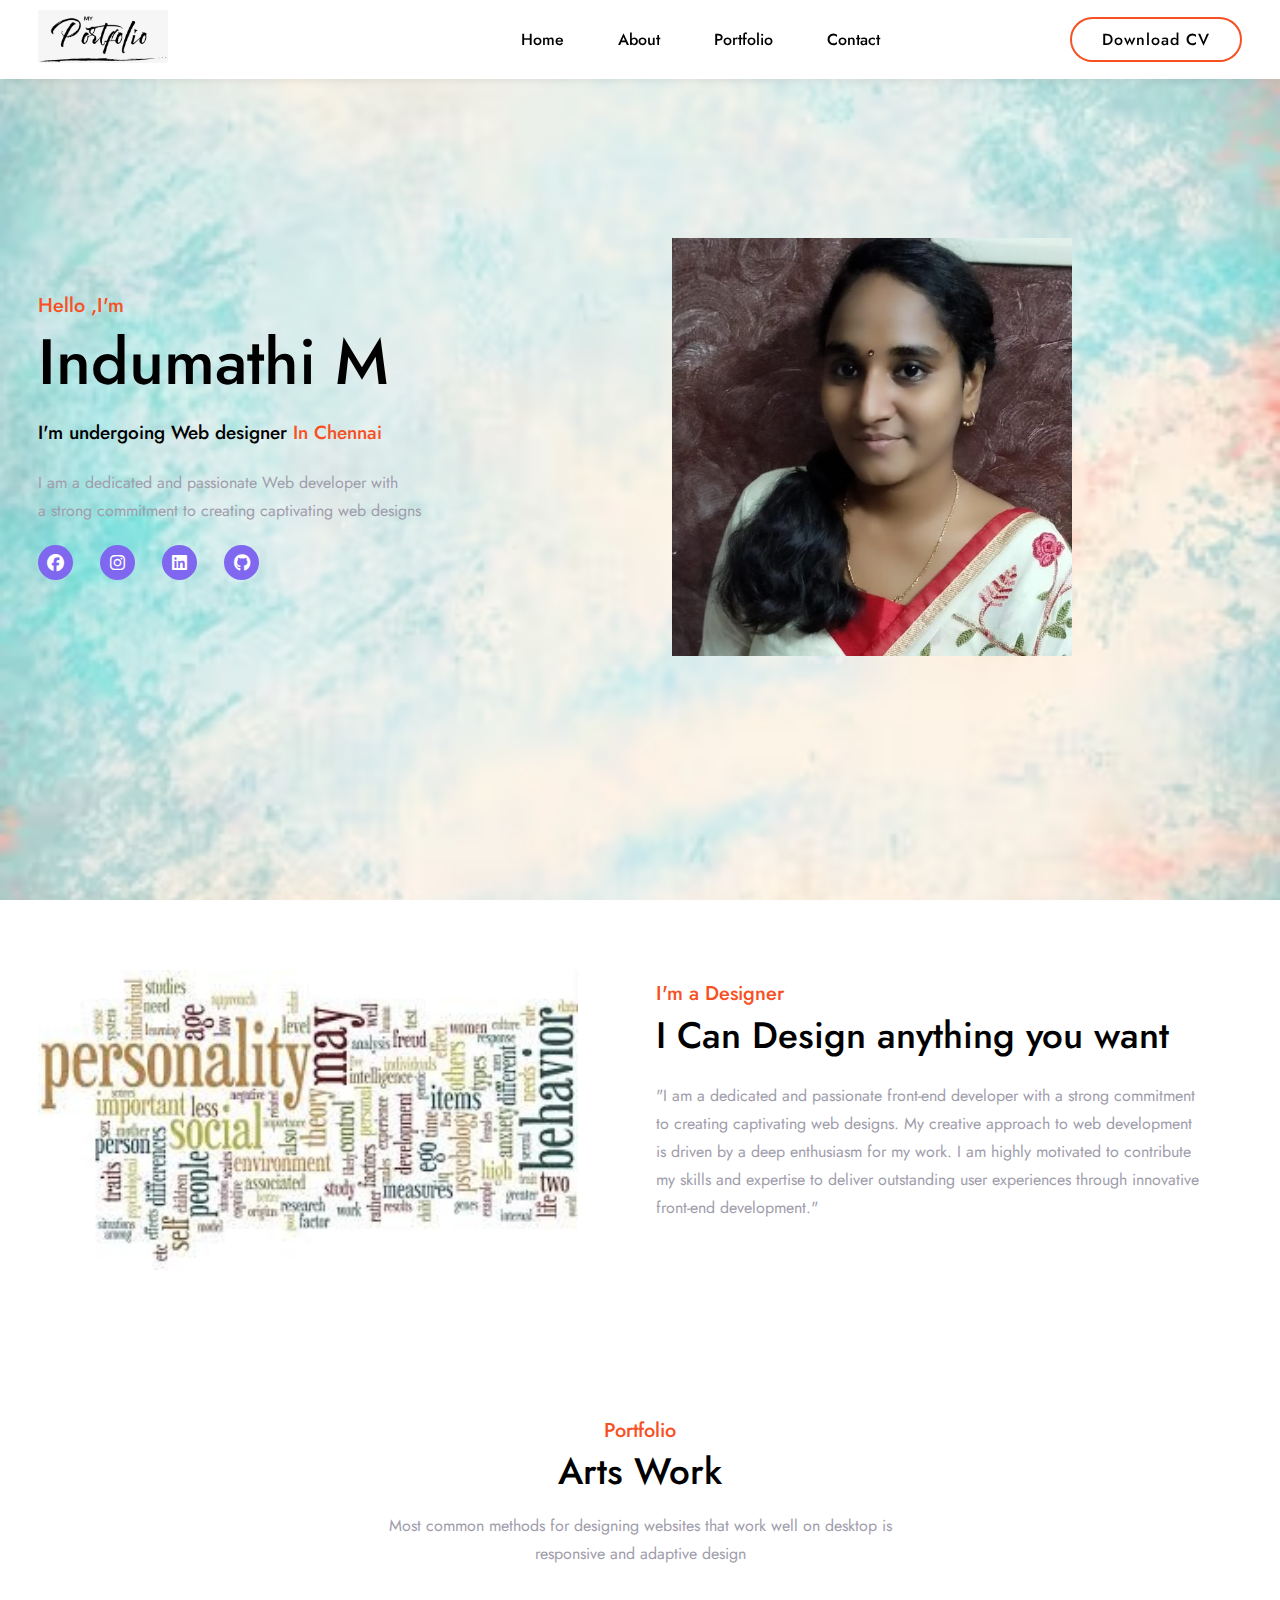
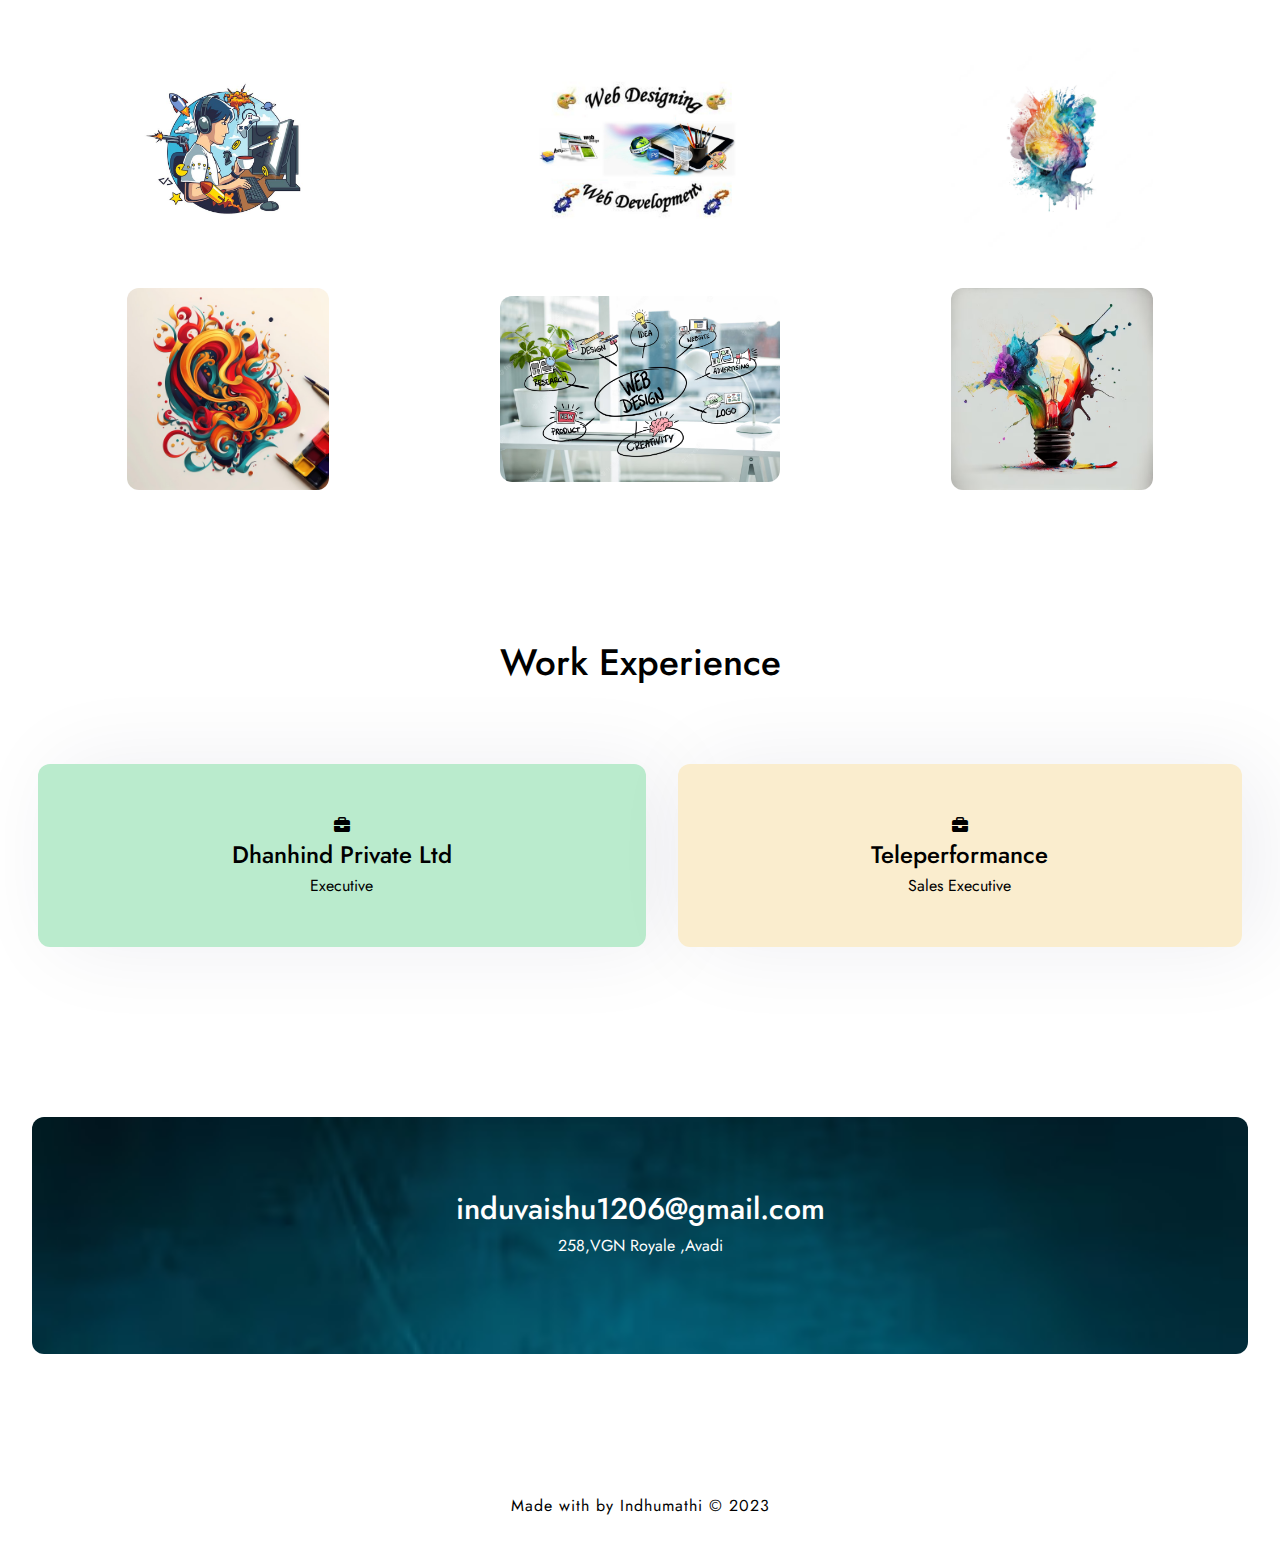
<file: My Portfolio/index.html>
<!DOCTYPE html>
<html lang="en">
<head>
    <meta charset="UTF-8">
    <meta name="viewport" content="width=device-width, initial-scale=1.0">
    <title>My Portfolio</title>
    <link rel="stylesheet" href="style.css">
    <link rel="stylesheet" href="https://cdnjs.cloudflare.com/ajax/libs/font-awesome/6.4.2/css/all.min.css"> 
    <link rel="icon" href="portfolio.jpg">
    <link rel="preconnect" href="https://fonts.googleapis.com">
    <link rel="preconnect" href="https://fonts.gstatic.com" crossorigin>
    <link href="https://fonts.googleapis.com/css2?family=Jost:ital,wght@0,100;0,200;0,400;0,500;0,700;1,700&family=Rubik:wght@300;400;500;600&display=swap" rel="stylesheet">
    <!-- <script src="https://ajax.googleapis.com/ajax/libs/jquery/3.6.4/jquery.min.js"></script> -->
    

</head>
<body>
    <header class="sticky">
        <a href="#" class="logo"><img src="port1.png" alt=""></a>
         <div>
        <i class="fa-solid fa-bars" class="bx bx-menu" id="menu-icon"></i>
      </div>
      <ul class="navlist">
        <li><a href="#">Home</a></li>
        <li><a href="#">About</a></li>
        <li><a href="#">Portfolio</a></li>
        <li><a href="#">Contact</a></li>
      </ul>
      <a href="file:///C:/Users/iconn/Downloads/Indumathi_Resume-7.pdf" class="top-btn">Download CV</a>
    </header>

     <section class="home" id="home">
         <div class="home-text">
            <h3>Hello ,I'm</h3>
            <h1>Indumathi M</h1>
            <h5>I'm undergoing  Web designer <span>In Chennai</span></h5>
            <p>I am a dedicated and passionate Web developer with <br>a strong commitment to creating captivating web designs</p>
            <div class="social">
                <a href="#"><i class="fa-brands fa-facebook"></i></a>
                <a href="#"><i class="fa-brands fa-instagram"></i></a>
                <a href="https://www.linkedin.com/feed/"><i class="fa-brands fa-linkedin"></i></a>
                <a href="#"><i class="fa-brands fa-github"></i></a>
            </div>
         </div>
         <div class="home-img">
            <img src="indhu.jpeg">
         </div>
     </section>
     
    <!---About Section--!-->
     <section class="about" id="about">
        <div class="about-img">
            <img src="person.jpeg">
        </div>
        
        <div class="about-text">
            <h3>I'm a Designer</h3>
            <h2>I Can Design anything you want</h2>
            <p>"I am a dedicated and passionate front-end developer with a strong commitment to creating captivating web designs. 
                My creative approach to web development is driven by a deep enthusiasm for my work. 
                I am highly motivated to contribute my skills and expertise to deliver outstanding 
                user experiences through innovative front-end development."</p>

        </div>
     </section>

     <!---Portfolio--!-->
      <section class="portfolio" id="portfolio">
       <div class="heading">
        <h3>Portfolio</h3>
        <h2>Arts Work</h2>
        <p>Most common methods for designing websites that work well on desktop is<br>
        responsive and adaptive design</p>
       </div>
       <div class="portfolio-content">
        <div  class="col">
         <img src="art6.jpg"  width="202">
         <div class="layer">
            <h3>Web Design</h3>
            <h5>PopUp</h5>
         </div>
        </div>
        <div  class="col">
            <img src="art5.jpeg" width="202">
            <div class="layer">
               <h3>Web Design</h3>
               <h5>PopUp</h5>
            </div>
           </div>
           <div  class="col">
            <img src="art3.avif" width="202">
            <div class="layer">
               <h3>Web Design</h3>
               <h5>PopUp</h5>
            </div>
           </div>
           <div  class="col">
            <img src="art1.avif" width="202">
            <div class="layer">
               <h3>Web Design</h3>
               <h5>PopUp</h5>
            </div>
           </div>
           <div  class="col">
            <img src="art4.avif" width="280">
            <div class="layer">
               <h3>Web Design</h3>
               <h5>PopUp</h5>
            </div>
           </div>
           <div  class="col">
            <img src="art2.avif" width="202">
            <div class="layer">
               <h3>Web Design</h3>
               <h5>PopUp</h5>
            </div>
           </div>
       </div>
      </section>

      <!--Work Experience -->
      <section class="cta">
        <div class="heading">
            <h2>Work Experience </h2>
        </div>

        <div class="cta-box">
            <div class="wrap one">
                <i class="fa-solid fa-briefcase"></i>
                <h3>Dhanhind Private Ltd</h3>
                <p>Executive</p>
            </div>
            <div class="wrap two">
                <i class="fa-solid fa-briefcase"></i>
                <h3>Teleperformance</h3>
                <p>Sales Executive</p>
            </div>
        </div>
      </section>
      <section class="contact" id="contact">
        <div class="container">
            <div class="center">
                <h3>induvaishu1206@gmail.com</h3>
                <p>258,VGN Royale ,Avadi</p>
            </div>
        </div>
      
      </section>

      <div class="ends">
        <P>Made with by Indhumathi &copy 2023</P>
      </div>
    <script src="script.js"></script>
</body>
</html>
</file>
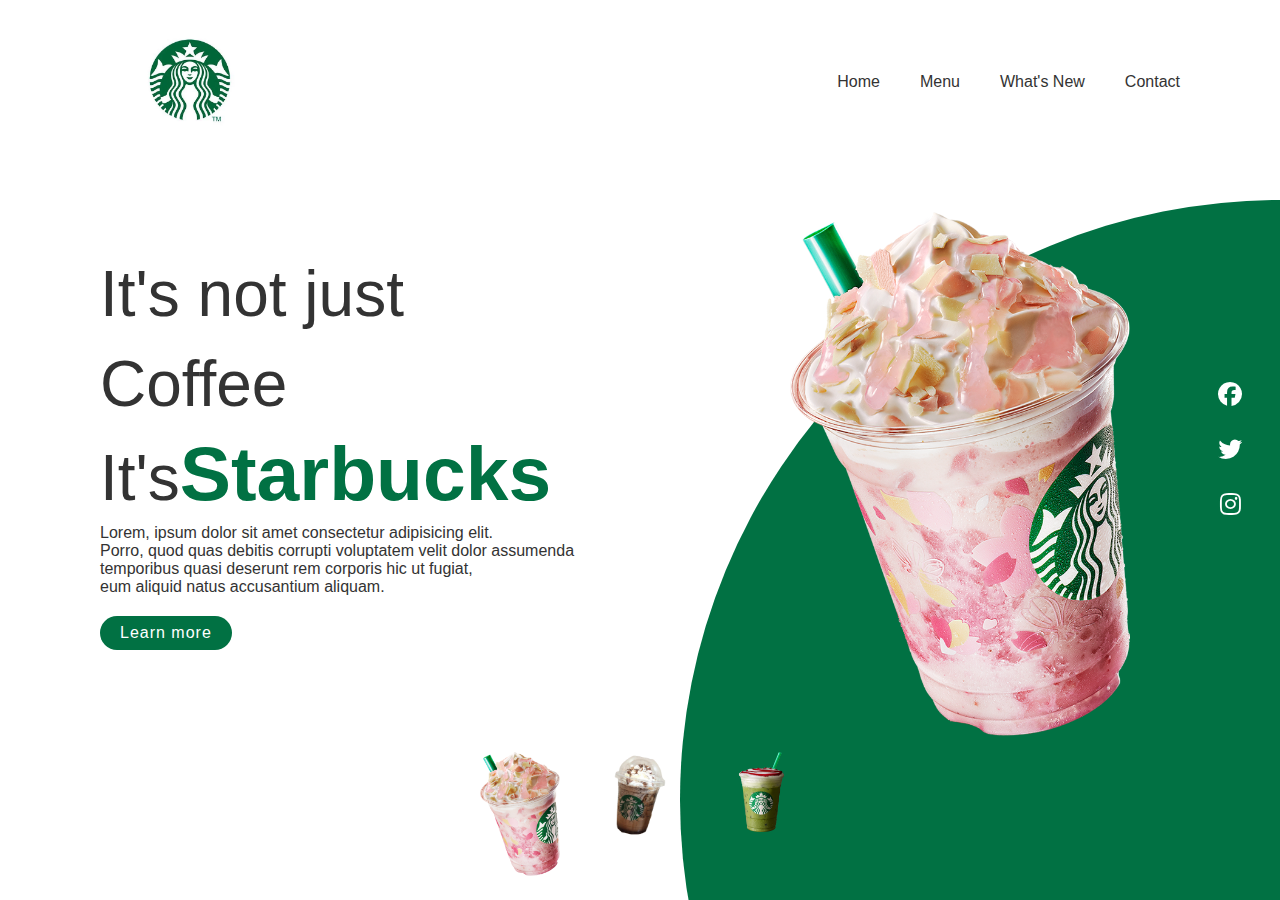
<file: starbucks/index.html>
<!DOCTYPE html>
<html lang="en">
<head>
  <meta charset="UTF-8">
  <meta name="viewport" content="width=device-width, initial-scale=1.0">
  <title>Starbucks</title>
 
  <link rel="stylesheet" href="index.css"> 
  <link rel="icon" href="coff.webp">
  <link rel="stylesheet" href="https://cdnjs.cloudflare.com/ajax/libs/font-awesome/6.4.0/css/all.min.css">

  <script src="script.js"></script>
</head>
<body>
      <section>
        <div class="circle"></div>
        <header>
          <a href="#" class="logo"><img src="starbucks-logo-2011.webp" width="180px"></a>
          <ul>
            <li><a href="#">Home</a></li>
            <li><a href="#">Menu</a></li>
            <li><a href="#">What's New</a></li>
            <li><a href="#">Contact</a></li>
          </ul>
        </header>
       
        <div class="content">
          <div class="textbox">
            <h2>It's not just Coffee<br>It's<span>Starbucks</span></h2>
            <p>Lorem, ipsum dolor sit amet consectetur adipisicing elit.<br>
              Porro, quod quas debitis corrupti voluptatem velit dolor assumenda <br>
              temporibus quasi deserunt rem corporis hic ut fugiat,<br> eum aliquid natus accusantium aliquam.</p>
            <a href="#">Learn more</a>
          </div>
          <div class="imgbox">
            <img src="img1.png" class="Starbucks">
          </div>
        </div>
         <ul class="thumb">
          <li><img src="img1.png" onclick="imgSlider('img1.png');changecirclecolor('#017143')"></li>
          <li><img src="img2.png" onclick="imgSlider('img2.png');changecirclecolor('#ef6789')"></li>
          <li><img src="img3.png" onclick="imgSlider('img3.png');changecirclecolor('#d752b1')"></li>
         </ul>
         <ol class="sci">
         <li><i class="fa-brands fa-facebook"></i></li>
         <li><i class="fa-brands fa-twitter"></i></li>
         <li><i class="fa-brands fa-instagram"></i></li>
         </ol>
      </section>
      

      

</body>
</html>
</file>
<file: My Portfolio/style.css>
*{
    margin: 0;
    padding: 0;
    box-sizing: border-box;
    font-family: 'Jost', sans-serif;
    list-style: none;
    text-decoration: none;
    scroll-behavior: smooth;
}
:root{
    --bg-color:#ffffff;
    --text-color:#000;
    --secound-color:#a09dab;
    --main-color:#f75023;
    --big-font:5rem;
    --h2-font:3rem;
    --p-font:1.1rem;
}
body{
    background: var(--bg-color);
    color: var(--text-color);
}
header{
    position: fixed;
    width: 100%;
    top:0;
    right: 0;
    z-index: 1000;
    display: flex;
    align-items: center;
    justify-content: space-between;
    background: transparent;
    padding: 30px 15%;
    transition: .3s ;
}
.logo img{
    max-width: 100%;
    width: 130px;
    height: auto;
    background: transparent;
}
.navlist{
    display: flex;
}
.navlist li{
    position: relative;
}
.navlist a{
    font-size: var(--p-font);
    color: var(--text-color);
    font-weight: 500;
    padding: 10px 27px;
}
.navlist a::after{
    content: '';
    position: absolute;
    width: 0;
    height: 2px;
    background: var(--main-color);
    bottom: -3px;
    left: 0;
    transition: ease .40s;
}
.navlist a:hover::after{
    width: 100%;
}
#menu-icon{
    font-size: 35px;
    color: var(--text-color);
    z-index: 10001;
    cursor: pointer;
    display: none;
}
.top-btn{
    display: inline-block;
    padding: 9px 30px;
    background: transparent;
    border: 2px solid var(--main-color);
    border-radius: 30px;
    color: var(--text-color);
    letter-spacing: 1px;
    font-size: var(--p-font);
    font-weight: 500;
    transition: ease .50s;
}
.top-btn:hover{
    transform: scale(1.1);
    background: var(--main-color);
    border: 2px solid var(--main-color);
    color: var(--bg-color);
}
section{
    padding: 100px 18%;
}
.home{
    min-height: 100vh;
    height: 100%;
    width: 100%;
    background: url(background.avif);
    background-size: cover;
    background-position: center;
    position: relative;
    display: grid;
    grid-template-columns: repeat(2,1fr);
    align-items: center;
    grid-gap:4rem;
}
.home-text h1{
    margin: 10px 0px 25px;
    font-size: var(--big-font);
    line-height: 1;
    font-weight: 500;
}
.home-text h5{
    margin-bottom: 23px;
    font-size: 19px;
    font-weight: 500;
}
span{
    color: var(--main-color);
}
.home-text h3{
    color: var(--main-color);
    font-size: 20px;
    font-weight: 500;
}
.home-text p{
    font-size: var(--p-font);
    color: var(--secound-color);
    line-height: 28px;
    margin-bottom: 20px;
}
.social a{
    width: 35px;
    height: 35px;
    border-radius: 50%;
    display: inline-flex;
    align-items: center;
    justify-content: center;
    background: rgba(128,103,240,1);
    font-size: 17px;
    color: var(--bg-color);
    margin-right: 22px;
    margin-bottom: 30px;
}
.social a:hover{
    transform: scale(1.1);
    background: var(--main-color);
    transition: .5s;
}
.home-img img{
    max-width: 100%;
    width: 400px;
    height: auto;
}
.sticky{
    position: fixed;
    background: var(--bg-color);
    padding: 13px 18%;
    box-shadow: 0px 0px 10px rgb(0 0 0 / 10%);
}
.about{
    display: grid;
    grid-template-columns: repeat(2, 2fr);
    align-items: center;
    grid-gap: 2rem;
}
.about-img img{
    max-width: 100%;
    width: 540px;
    height: auto;
}
.about-text h2{
    font-size: var(--h2-font);
    font-weight: 500;
    margin: 8px 0px 25px;
    line-height: 1.1;
}
.about-text h3{
    color: var(--main-color);
    font-size: 20px;
    font-weight: 500;
}
.about-text p{
    max-width: 550px;
    font-size: var(--p-font);
    color: var(--secound-color);
    line-height: 28px;
    margin-bottom: 45px;
}
.heading{
    text-align: center;
}
.heading h2{
    font-size: var(--h2-font);
    font-weight: 500;
    margin: 7px 0px 20px;
    line-height: 1.1;
}
.heading h3{
    color: var(--main-color);
    font-size: 20px;
    font-weight: 500;
}
.heading p{
    font-size: var(--p-font);
    color: var(--secound-color);
    line-height: 28px;
}
.portfolio-content{
    display: grid;
    grid-template-columns: repeat(auto-fit, minmax(350px,auto));
    grid-gap:2rem;
    align-items: center;
    margin-top: 5rem;
    text-align: center;
    cursor: pointer;
}
.col{
    position: relative;
}
.col img{
    
    max-width: 100%;
    /* width: 202px; */
    height: auto;
    object-fit: cover;
    border-radius: 12px;
}
.layer{
    background: transparent;
    height: 100%;
    width: 100%;
    position: absolute;
    top:0;
    left:0;
    border-radius: 12px;
    transition: all .40s;
}
.layer:hover{
    background: linear-gradient(rgba(0,0,0,0.5) 0%,#191919);
}
.layer h3{
    position: absolute;
    width: 100%;
    font-size: 25px;
    font-weight: 500;
    color: var(--bg-color);
    bottom: 0;
    left: 50%;
    transform: translateX(-50%);
    opacity: 0;
    transition: all .40s;
}
.layer:hover h3{
    bottom: 52%;
    opacity: 1;
}
.layer h5{
    position: absolute;
    width: 100%;
    font-size: 17px;
    font-weight: 500;
    color: var(--bg-color);
    bottom: 0;
    left: 50%;
    transform: translateX(-50%);
    opacity: 0;
    transition: all .40s;
}
.layer:hover h5{
    bottom: 48%;
    opacity: 1;
}
.cta-box{
    display: grid;
    grid-template-columns: repeat(auto-fit, minmax(220px,auto));
    grid-gap:2rem;
    align-items: center;
    margin-top: 5rem;
    text-align: center;
}
.wrap{
    background: #ffffff;
    box-shadow: 18px 0px 87px 0px rgb(10 15 70 / 7%);
    border-radius: 12px;
    padding: 50px 50px 50px 50px;
    transition: ease .40s;
    cursor: pointer;
}
.one{
    background: #baebcd;
}
.two{
    background: #faedce;
}
.wrap h3{
    font-size: 24px;
     font-weight: 500;
     margin-bottom: 2px;
}
.wrap p{
    font-size: var(--p-font);
}

.contact{
    background: #8067f0eb;
    width: 64%;
    margin: 100px auto;
    padding: 70px 150px;
    display: flex;
    align-items: center;
    justify-content: center;
    text-align: center;
    border-radius: 12px;
    background-image: url(backgroung1.avif);
    background-size: cover;
}
.center h3{
    font-size: 30px;
    font-weight: 500;
    margin-bottom: 3px;
    color: var(--bg-color);
}
.center p{
    font-size: var(--p-font);
    color: var(--bg-color);
    line-height: 26px;
    margin-bottom: 25px;
}
.ends{
    text-align: center;
    padding: 40px;
}
.ends p{
    font-size: var(--p-font);
    letter-spacing: 1px;
}



@media (max-width:1425px){
    header{
        padding: 16px 3%;
        transition: .3s;
    }
    header.sticky{
        padding: 10px 3%;
        transition: .3s;
    }
    section{
        padding: 70px 3%;
        transition: .3s;
    }
    .contact{
        width: 95%;
        transition: .3s;
    }
    :root{
        --big-font:4rem;
        --h2-font:2.3rem;
        --p-font:1rem;
        transition: .3s;
    }
}

@media (max-width:970px){
    #menu-icon{
        display: block ;
    }
    .home{
        min-height: 80vh;
    }
    .navlist{
        position: absolute;
        top:-600px;
        left:0;
        right: 0;
        flex-direction: column;
        background: var(--main-color);
        text-align: right;
        transition: all .40s;
    }
    .navlist a{
        display: block;
        padding: 1.2rem;
        margin: 1.5rem;
        border-right: 2px solid var(--bg-color);
        color: var(--bg-color);
    }
    .navlist a:hover{
        background: var(--bg-color);
        color: var(--main-color);
    }
    .navlist a::after{
        display: none;
    }
    .navlist.active{
        top:100%;
    }
}
@media (max-width:800px){
    .home{
        grid-template-columns: 1fr;
        min-height: 130vh;
        grid-gap: 1rem;
    }
    .home-text{
        padding-top: 55px;
    }
    .home-img{
        text-align: center;
    }
    .home-img img{
        width: 440px;
        height: auto;
    }
    .about{
        grid-template-columns: 1fr;
    }
    .about-img{
        text-align: center;
        margin-bottom: 30px;
    }
    :root{
        --big-font:3.4rem;
        --h2-font:2rem; 
    }
    section{
        padding: 65% 3%;
        transition: .3s;
    }
}
@media (max-width:540px){
}
</file>
<file: starbucks/index.css>
*{
    margin: 0;
    padding: 0;
    box-sizing: border-box;
    font-family: 'poppins', sans-serif;
}
section{
    position: relative;
    width: 100%;
    min-height: 100vh;
    padding: 100px;
    display: flex;
    justify-content: space-around;
    align-items: center;
    background: #fff;
}
header{
    position: absolute;
    top:0;
    left:0;
    width: 100%;
    padding: 20px 100px;
    display: flex;
    justify-content: space-between;
    align-items: center;
}
header .logo{
    position: relative;
    max-width: 80px;
}
header ul{
    position: relative;
    display: flex;
}
header ul li{
    list-style: none;
}
header ul li a{
    display: inline-block;
    color: #333;
    font-weight: 400;
    margin-left: 40px;
    text-decoration: none;
}
header ul li a:hover{
    border: 2px solid green;
}
.content
{
    position: relative;
    width: 100%;
    display: flex;
    justify-content: space-between;
    align-items: center;
}
.content .textbox
{
    position: relative;
    max-width: 600px;
}
.content .textbox h2{
    color: #333;
    font-size: 4em;
    line-height: 1.4em;
    font-weight: 500;
}
.content .textbox h2 span{
    color:#017143;
    font-size: 1.2em;
    font-weight: 900;
}
.content .textbox p
{
    color: #333;
}
.content .textbox a
{
      display: inline-block;
      margin-top: 20px;
      padding: 8px 20px;
      background: #017143;
      color: #fff;
      border-radius: 40px;
      font-weight: 500;
      letter-spacing: 1px;
      text-decoration: none;
}
.content .textbox a:hover{
    color: lightgreen;
}
.content .imgbox
{
  width: 600px;
  display: flex;
  justify-content: flex-end;
  padding-right:50px;
  margin-top:50px;
}
.content .imgbox img{
    max-width: 340px;
}
.thumb{
    position: absolute;
    left:50%;
    bottom: 20px;
    transform: translateX(-50%);
    display: flex;
}
.thumb li{
    list-style: none;
    display: inline-block;
    margin: 0 20px;
    cursor: pointer;
    transition: 0.5s;
}
.thumb li:hover
{
    transform: translateY(-15px);
}
.thumb li img{
    max-width: 80px;
}
.sci
{
    position: absolute;
    top:50%;
    right:30px;
    font-size: 40px;
    transform: translateY(-50%);
    display: flex;
    justify-content: center;
    align-items: center;
    flex-direction: column;
}
.sci li
{
    list-style: none;
    display: inline-block;
    margin: 5px 0;
    transform: scale(0.6);
    filter: invert(1);
}
.sci li:hover
{
    transform: translateY(-15px);
}
.circle
{
    position: absolute;
    top:0;
    left:0;
    width: 100%;
    height: 100%;
    background: #017143;
    clip-path: circle(600px at right 800px);
}
</file>
